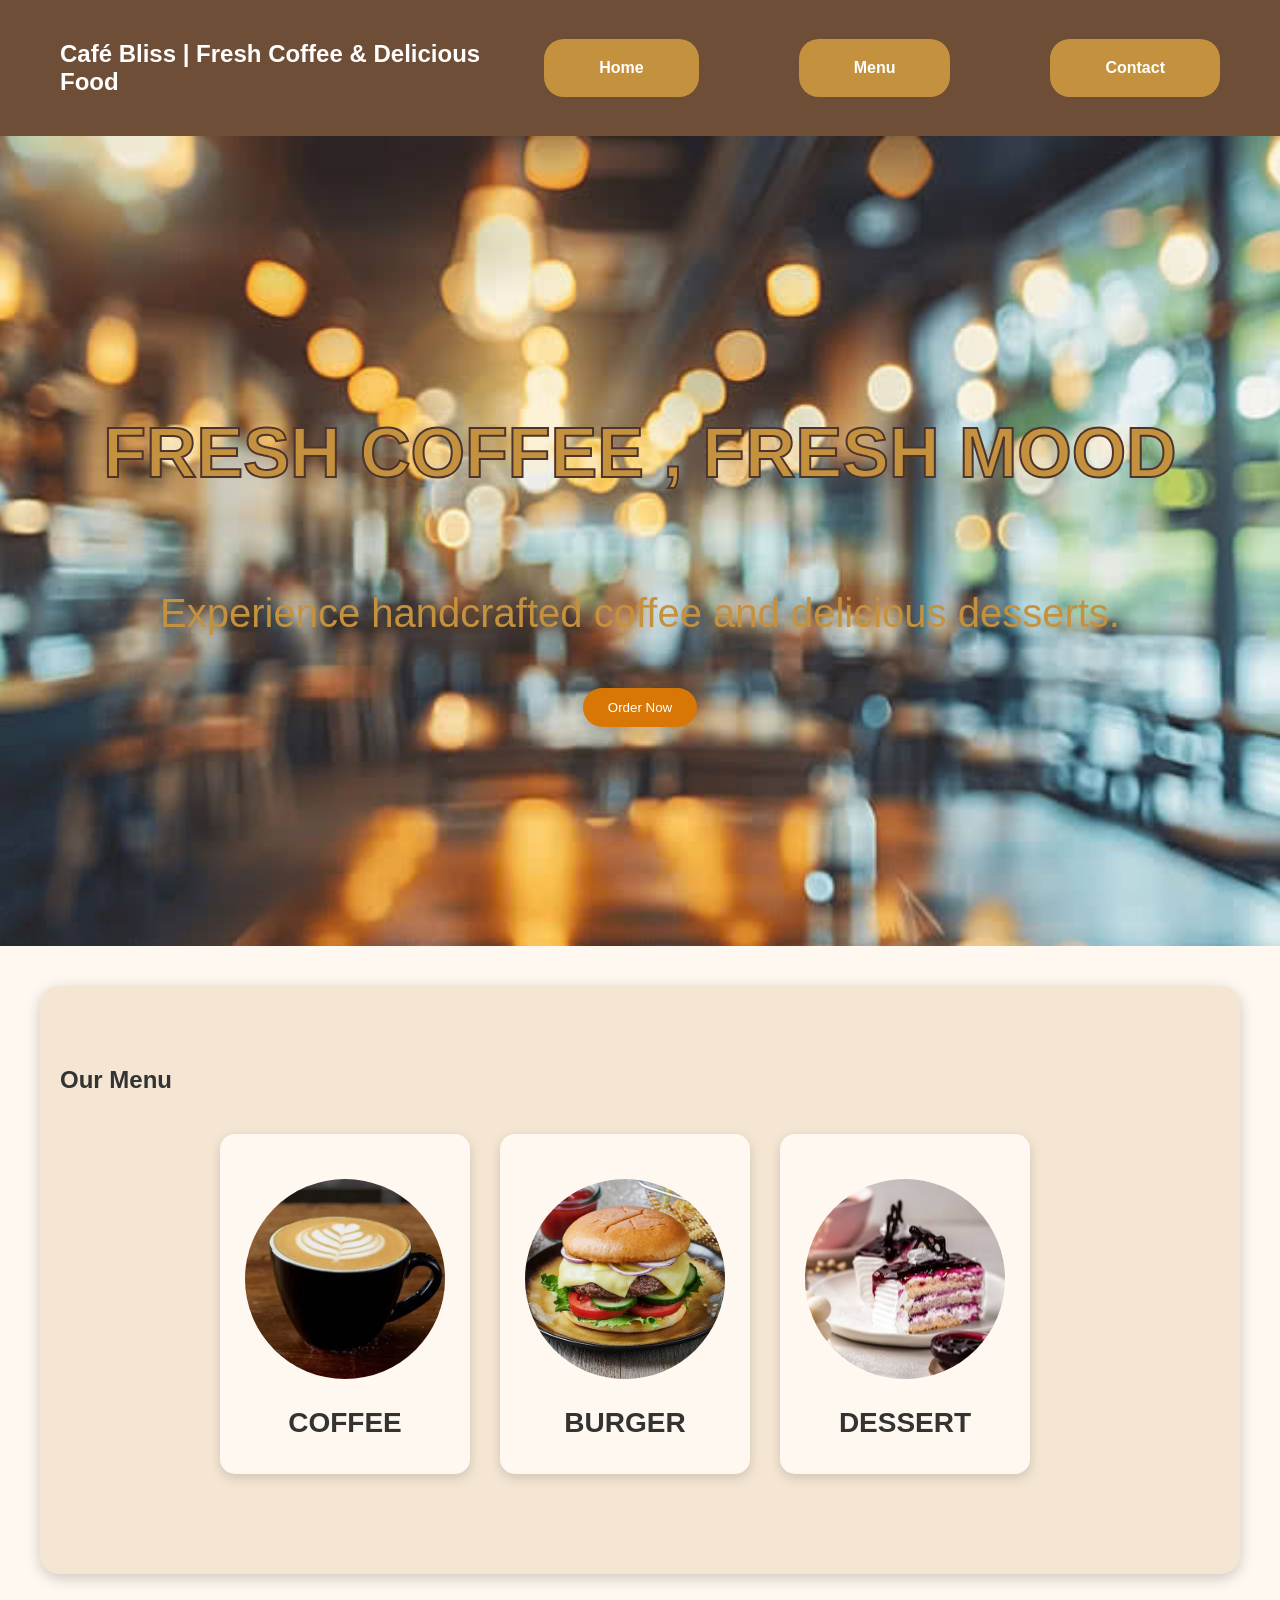
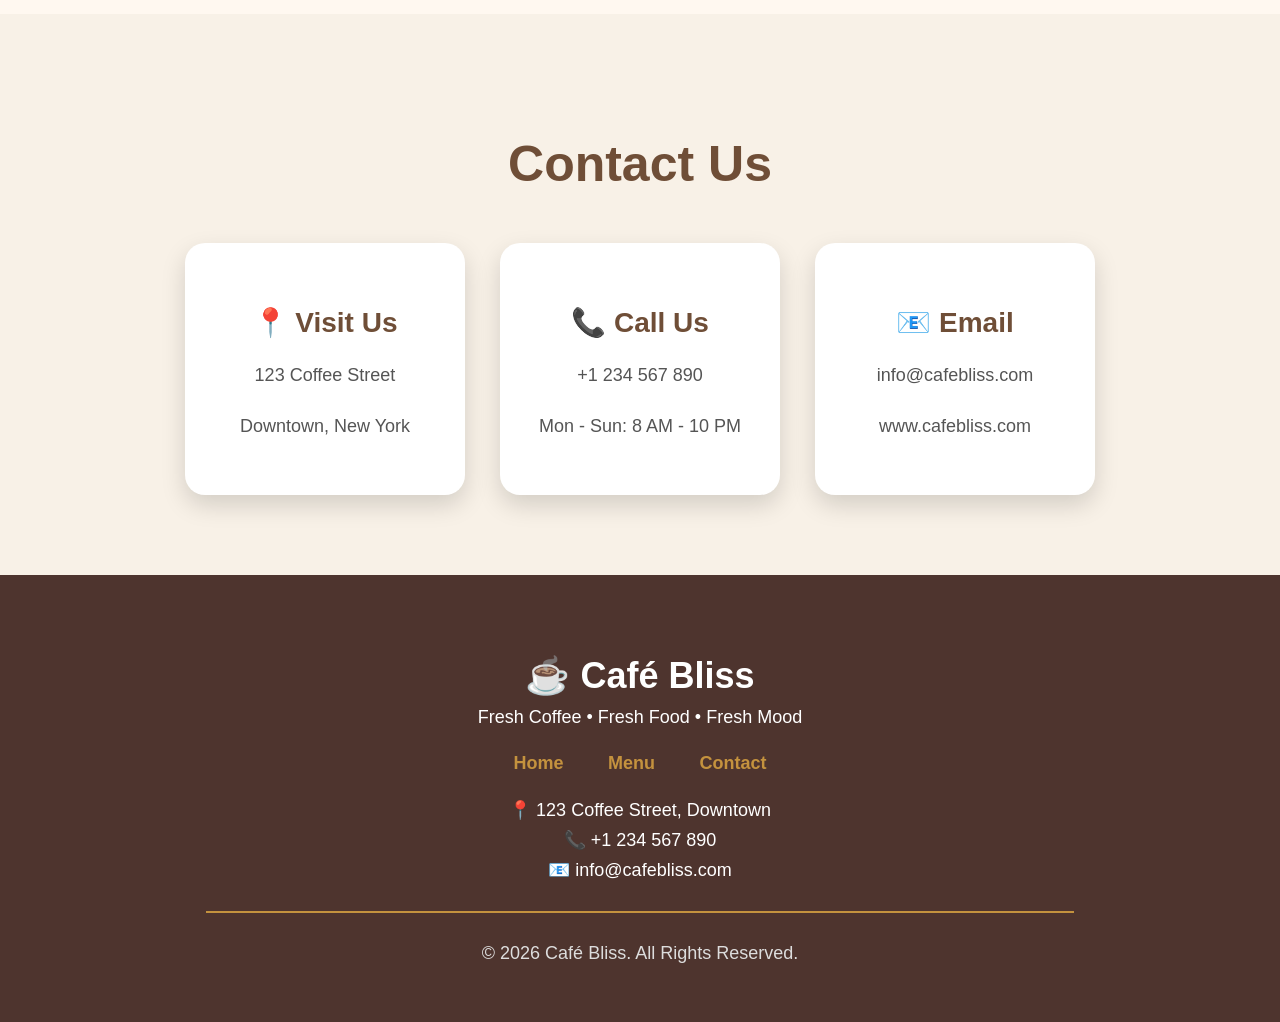
<file: Index.html>
<!DOCTYPE html>
<html lang="en">
<head>
    <meta charset="UTF-8">
    <meta name="viewport" content="width=device-width, initial-scale=1.0">
   <title>Café Bliss | Fresh Coffee & Delicious Food</title>
    <link rel="stylesheet" href="CSS.css">
</head>
<body>
<header>
    <nav>
        <h2>Café Bliss | Fresh Coffee & Delicious Food</h2>
        <ul>
           <li><a href="#home">Home</a></li>
           <li><a href="#menu">Menu</a></li>
           <li><a href="#contact">Contact</a></li>
        </ul>
    </nav>
</header>

<section class="hero">
    <h1>FRESH COFFEE , FRESH MOOD</h1>
    <p>Experience handcrafted coffee and delicious desserts.</p>

   <a href="#menu">
    <button>Order Now</button>
</a>

</section>

<section id="menu">
    <h2>Our Menu</h2>

     <div class="menu-categories">

        <a href="Coffee.html" class="category-link">
    <div class="category-card">
        <img src="coffee.png" alt="Coffee">
        <h3>COFFEE</h3>
    </div>
</a>

            <a href="Burger.html" class="category-link">
        <div class="category-card">
            <img src="burger.jpg" alt="Burger">
            <h3>BURGER</h3>
        </div>
</a>

       <a href="Dessert.html" class="category-link">
        <div class="category-card">
            <img src="dessert.jpg" alt="Dessert">
            <h3>DESSERT</h3>
        </div>
</a>

    <div class="cards"></div>
</section>

<div id="orderPopup" class="popup">
    <div class="popup-content">
        <h2>☕ Order Confirmed!</h2>
        <p>Thank you for your order.</p>
        <p>Your delicious food is being prepared.</p>
        <button onclick="closePopup()">OK</button>
    </div>

</div>
<section id="contact">

    <h2 class="contact-title">Contact Us</h2>

    <div class="contact-container">

        <div class="contact-card">
            <h3>📍 Visit Us</h3>
            <p>123 Coffee Street</p>
            <p>Downtown, New York</p>
        </div>

        <div class="contact-card">
            <h3>📞 Call Us</h3>
            <p>+1 234 567 890</p>
            <p>Mon - Sun: 8 AM - 10 PM</p>
        </div>

        <div class="contact-card">
            <h3>📧 Email</h3>
            <p>info@cafebliss.com</p>
            <p>www.cafebliss.com</p>
        </div>

    </div>

</section>

<footer>
    <div class="footer-content">
        <h2>☕ Café Bliss</h2>
        <p>Fresh Coffee • Fresh Food • Fresh Mood</p>
        <div class="footer-links">
            <a href="#home">Home</a>
            <a href="#menu">Menu</a>
            <a href="#contact">Contact</a>
        </div>
        <p>📍 123 Coffee Street, Downtown</p>
        <p>📞 +1 234 567 890</p>
        <p>📧 info@cafebliss.com</p>
        <hr>
        <p class="copyright">
            © 2026 Café Bliss. All Rights Reserved.
        </p>
    </div>
</footer>

</body>
</html>
</file>
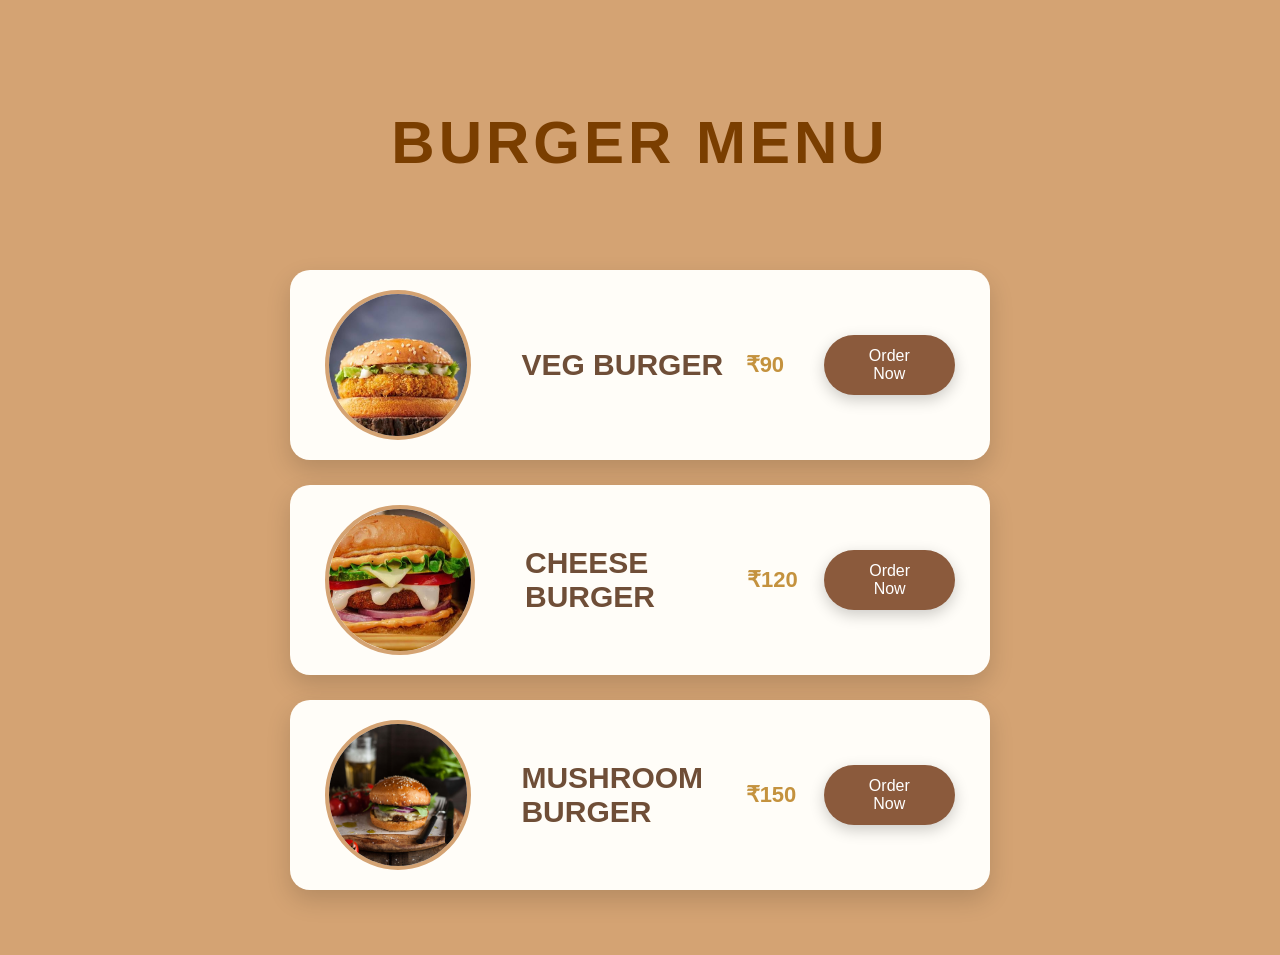
<file: Burger.html>
<!DOCTYPE html>
<html lang="en">

<head>
    <meta charset="UTF-8">
    <title>Burger Menu</title>
    <link rel="stylesheet" href="CSS.css">
</head>

<body>

<section id="burger-menu">

<div class="title-box">
    <h1 class="burger-title">BURGER MENU</h1>
</div>

<div class="burger-panel">
    <img src="veg burger.jpg" alt="Veg Burger">
    <h3>VEG BURGER</h3>
    <p class="price">₹90</p>
   <button class="order-btn" onclick="openPopup()">
    Order Now
</button>
</div>

<div class="burger-panel">
    <img src="Veg cheese burger.jpg" alt="Cheese Burger">
    <h3>CHEESE BURGER</h3>
    <p class="price">₹120</p>
    <button class="order-btn" onclick="openPopup()">
    Order Now
</button>
</div>

<div class="burger-panel">
    <img src="mushrooms burger.jpg" alt="Mushroom Burger">
    <h3>MUSHROOM BURGER</h3>
    <p class="price">₹150</p>
    <button class="order-btn" onclick="openPopup()">
    Order Now
</button>
</div>

</section>

<!-- Popup -->
<div id="orderPopup" class="popup">

    <div class="popup-content">
        <h2>☕ Order Confirmed!</h2>
        <p>Thank you for your order.</p>
        <p>Your delicious burger is being prepared.</p>
        <button onclick="closePopup()">OK</button>
    </div>
</div>

<script src="Java.js"></script>

</body>
</html>
</file>
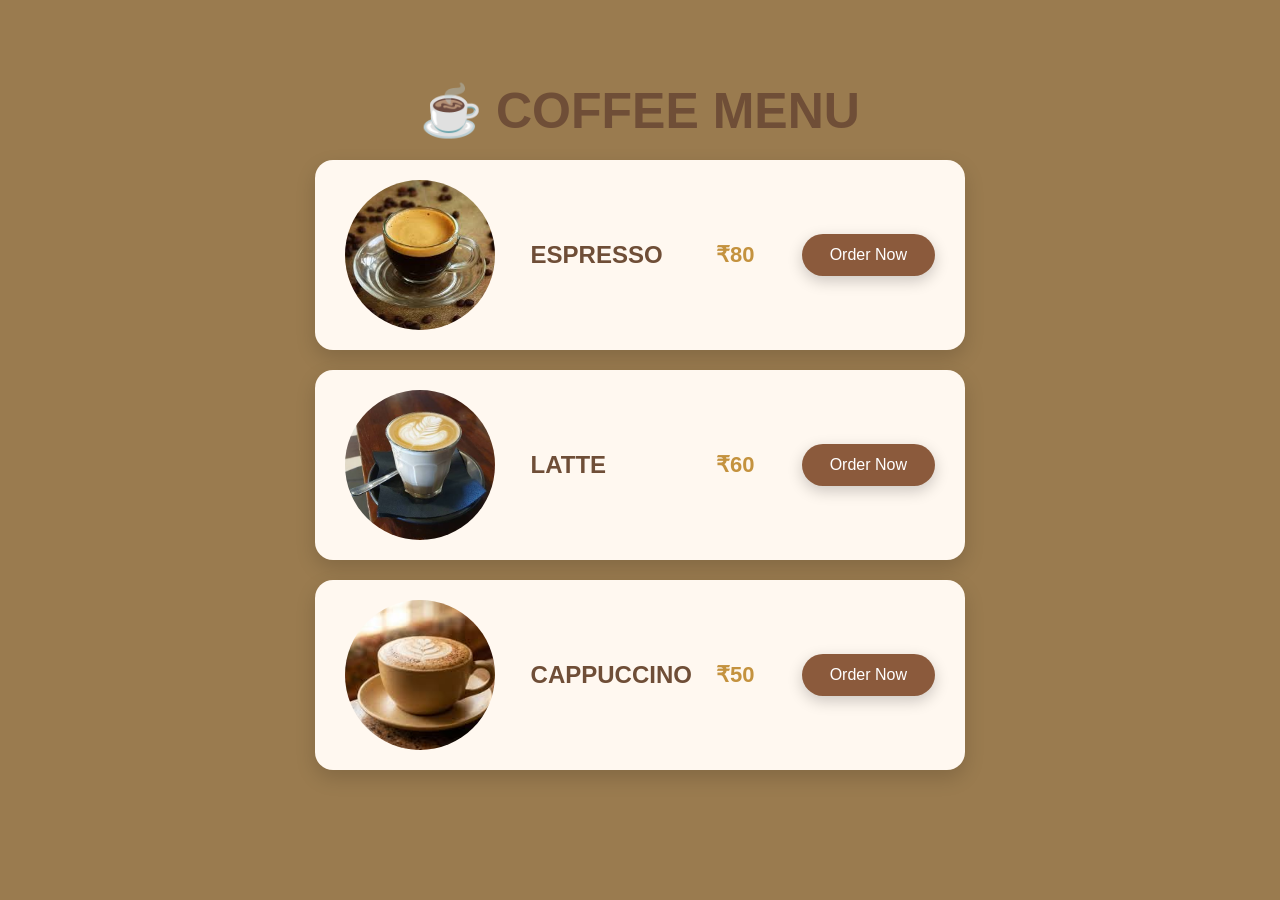
<file: Coffee.html>
<!DOCTYPE html>
<html lang="en">

<head>
    <meta charset="UTF-8">
    <title>Coffee Menu</title>
    <link rel="stylesheet" href="CSS.css">
</head>

<body>

<section id="coffee-menu">

    <h1 class="coffee-title">☕ COFFEE MENU</h1>
<div class="coffee-panel">
    <img src="espresso.jpg" alt="Espresso">
    <h3>ESPRESSO</h3>
    <p class="price">₹80</p>
    <button class="order-btn" onclick="openPopup()">
    Order Now
</button>
</div>

<div class="coffee-panel">
    <img src="latte.jpg" alt="Latte">
    <h3>LATTE</h3>
    <p class="price">₹60</p>
    <button class="order-btn" onclick="openPopup()">
    Order Now
</button>
</div>

<div class="coffee-panel">
    <img src="cappuccino.jpg" alt="Cappuccino">
    <h3>CAPPUCCINO</h3>
    <p class="price">₹50</p>
    <button class="order-btn" onclick="openPopup()">
    Order Now
</button>
</div>

</section>

<!-- Popup -->
<div id="orderPopup" class="popup">

    <div class="popup-content">
        <h2>☕ Order Confirmed!</h2>
        <p>Thank you for your order.</p>
        <p>Your delicious coffee is being prepared.</p>
        <button onclick="closePopup()">OK</button>
    </div>
</div>

<script src="Java.js"></script>

</body>
</html>
</file>
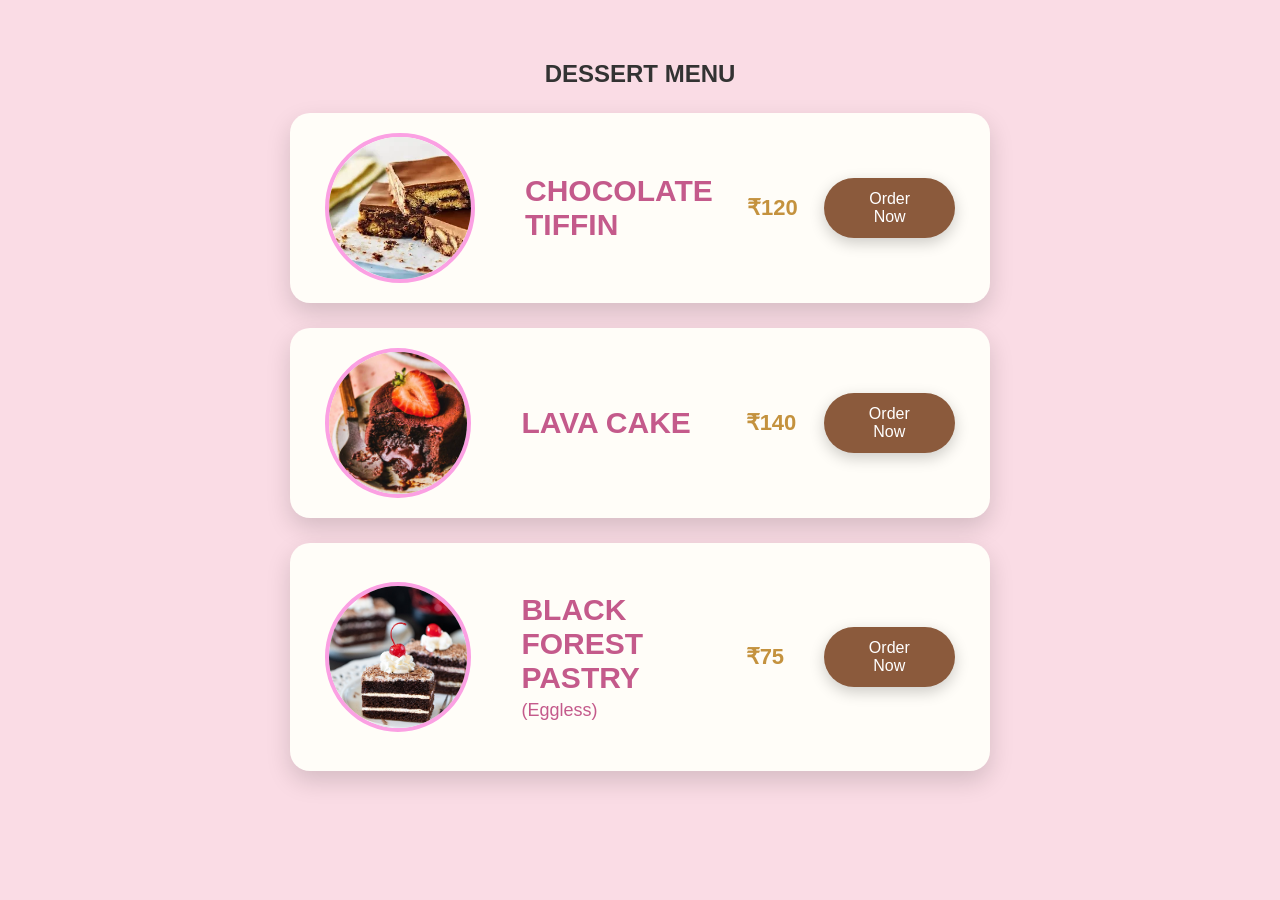
<file: Dessert.html>
<!DOCTYPE html>
<html lang="en">

<head>
    <meta charset="UTF-8">
    <title>Desert Menu</title>
    <link rel="stylesheet" href="CSS.css">
</head>

<body>

<section id="dessert-menu">

<div class="title-box">
    <h1 class="desert-title">DESSERT MENU</h1>
</div>

<div class="dessert-panel">
    <img src="Chocolate tiffin.jpg" alt="Chocolate Tiffin">
    <h3>CHOCOLATE TIFFIN</h3>
    <p class="price">₹120</p>
   <button class="order-btn" onclick="openPopup()">
    Order Now
</button>
</div>

<div class="dessert-panel">
    <img src="lava cake.jpg" alt="Lava Cake">
    <h3>LAVA CAKE</h3>
    <p class="price">₹140</p>
   <button class="order-btn" onclick="openPopup()">
    Order Now
</button>
</div>

<div class="dessert-panel">
    <img src="eggless black forest pastry.jpg" alt="Black Forest Pastry">
    <h3>
    BLACK FOREST PASTRY
    <span class="eggless">(Eggless)</span></h3>
    <p class="price">₹75</p><button class="order-btn" onclick="openPopup()">
    Order Now
</button>
</div>

</section>

<!-- Popup -->
<div id="orderPopup" class="popup">

    <div class="popup-content">
        <h2>☕ Order Confirmed!</h2>
        <p>Thank you for your order.</p>
        <p>Your delicious dessert is being prepared.</p>
        <button onclick="closePopup()">OK</button>
    </div>
</div>

<script src="Java.js"></script>

</body>
</html>
</file>
<file: CSS.css>
:root{
    --brown:#6F4E37;
    --gold:#C4923E;
    --cream:#FFF8F0;
    --shadow:0 10px 25px rgba(0,0,0,.15);
    --radius:20px;
}

html{
    scroll-behavior:smooth;
}

*{
    transition:.3s;
    box-sizing:border-box;
}

body{
    font-family:Bahnshrift Lights, Arial, sans-serif;
    background:#FFF8F0;
    color:#333;
    margin:0;
}

/* =========================
   NAVIGATION
========================= */

nav{
    display:flex;
    justify-content:space-between;
    align-items:center;
    padding:20px 60px;
    background:#6F4E37;
    color:white;
}

nav ul{
    list-style:none;
    display:flex;
    gap:100px;
    margin:0;
    padding:0;
}

nav ul li a{
    display:inline-block;
    padding:20px 55px;
    background-color:#C4923E;
    color:white;
    text-decoration:none;
    border-radius:20px;
    font-weight:bold;
    transition:.3s;
}

nav ul li a:hover{
    background-color:#8B5A2B;
    transform:translateY(-3px);
}

/* =========================
   HERO
========================= */

.hero{
    height:90vh;
    display:flex;
    flex-direction:column;
    justify-content:center;
    align-items:center;
    font-size:40px;
    font-family:Impact, sans-serif;

    background-image:url("background.jpg");
    background-repeat:no-repeat;
    background-position:center;
    background-size:cover;

    color:#C4923E;
    text-align:center;
}

.hero h1{
    font-size:70px;
    color:#C4923E;
    font-weight:bold;
    -webkit-text-stroke:2px #4E342E;

    animation:fadeUp 1.5s ease;
}

button{
    padding:12px 25px;
    background:#D97706;
    border:none;
    color:white;
    border-radius:30px;
    cursor:pointer;
    transition:.3s;

    box-shadow:0 5px 15px rgba(0,0,0,.2);
}

button:hover{
    transform:scale(1.05);
    box-shadow:0 8px 20px rgba(0,0,0,.3);
}

/* =========================
   MENU SECTION
========================= */

#menu{
    background-color:#F5E6D3;
    padding:60px 20px;
    border-radius:20px;
    margin:40px;
    box-shadow:0 4px 15px rgba(0,0,0,.2);
}

.card{
    background:white;
    padding:20px;
    border-radius:15px;
    box-shadow:0 5px 20px rgba(0,0,0,.1);
    transition:.3s;
}

.card:hover{
    transform:translateY(-8px);
}

/* =========================
   MAIN CATEGORY CARDS
   COFFEE / BURGER / DESSERT
========================= */

.menu-categories{
    display:flex;
    justify-content:center;
    gap:30px;
    margin:40px 0;
    flex-wrap:wrap;
}

.category-card{
    width:250px;
    background:#FFF8F0;
    border-radius:15px;
    padding:25px;
    text-align:center;
    box-shadow:0 4px 12px rgba(0,0,0,.15);
    transition:.3s;
    cursor:pointer;
}

.category-card:hover{
    transform:translateY(-8px);
    background:#C4923E;
    color:white;
}

.category-card h3{
    font-size:28px;
    margin-bottom:10px;
}

.category-card p{
    font-size:16px;
    line-height:1.5;
}

.category-link{
    text-decoration:none;
    color:inherit;
}

.category-card img{
    width:100%;
    height:200px;
    object-fit:cover;
    display:block;
    margin:20px auto;
    border-radius:50%;
}

/* =========================
   CONTACT
========================= */

#contact{
    background:#F8F1E7;
    padding:80px 50px;
}

.contact-title{
    text-align:center;
    font-size:50px;
    color:#6F4E37;
    margin-bottom:50px;
}

.contact-container{
    display:flex;
    justify-content:center;
    gap:35px;
    flex-wrap:wrap;
}

.contact-card{
    width:280px;
    background:white;
    padding:35px;
    border-radius:20px;
    text-align:center;
    box-shadow:0 10px 25px rgba(0,0,0,.15);
    transition:.4s;
}

.contact-card h3{
    font-size:28px;
    color:#6F4E37;
    margin-bottom:20px;
}

.contact-card p{
    font-size:18px;
    color:#555;
    line-height:1.8;
}

.contact-card:hover{
    transform:translateY(-15px);
    background:#C4923E;
    color:white;
    box-shadow:0 18px 40px rgba(0,0,0,.25);
}

.contact-card:hover h3{
    color:white;
}

.contact-card:hover p{
    color:white;
}

/* =========================
   COFFEE
========================= */

.coffee-card:hover{
    transform:translateY(-10px);
    box-shadow:0 20px 35px rgba(0,0,0,.25);
}

.coffee-card:hover img{
    transform:scale(1.08);
}

.coffee-card button:hover{
    background:#6F4E37;
}

.coffee-title{
    text-align:center;
    font-size:50px;
    color:#6F4E37;
    margin-bottom:20px;
}

.coffee-categories{
    display:flex;
    justify-content:center;
    gap:30px;
    flex-wrap:wrap;
    margin-top:50px;
}

#coffee-menu{
    background-color:#9A7B4F;
    min-height:100vh;
    padding:40px;
}

.coffee-panel{
    display:flex;
    align-items:center;
    justify-content:space-between;

    width:650px;
    background:#FFF8F0;
    border-radius:18px;
    padding:20px 30px;

    box-shadow:0 8px 20px rgba(0,0,0,.15);
    transition:.3s;
    margin:20px auto;
}

.coffee-panel img{
    width:150px;
    height:150px;
    border-radius:50%;
    object-fit:cover;
    margin-right:30px;
    flex-shrink:0;
}

.coffee-panel h3{
    width:180px;
    font-size:24px;
    color:#6F4E37;
}

.coffee-panel:hover{
    transform:translateY(-10px);
    box-shadow:0 15px 30px rgba(0,0,0,.25);
}

.coffee-panel:hover img{
    transform:scale(1.08);
}

.coffee-link{
    text-decoration:none;
    color:inherit;
}

.price{
    width:80px;
    text-align:left;
    font-size:22px;
    color:#C4923E;
    font-weight:bold;
}

.order-btn{
    background:#8B5A3C;
    color:white;
    border:none;
    border-radius:30px;
    padding:12px 28px;
    min-width:130px;
    font-size:16px;
    cursor:pointer;
    box-shadow:0 5px 15px rgba(0,0,0,.2);
}

.order-btn:hover{
    background:#D9779B;
    transform:scale(1.05);
}

/* =========================
   POPUP
========================= */

.popup{
    display:none;
    position:fixed;
    top:0;
    left:0;
    width:100%;
    height:100%;
    background:rgba(0,0,0,.6);
    justify-content:center;
    align-items:center;
    z-index:1000;
}

.popup-content{
    background:#FFF8F0;
    padding:40px;
    border-radius:20px;
    text-align:center;
    width:350px;
    box-shadow:0 15px 35px rgba(0,0,0,.3);
}

.popup-content h2{
    color:#6F4E37;
    margin-bottom:15px;
}

.popup-content p{
    font-size:18px;
    color:#555;
}

/* =========================
   BURGER
========================= */

.burger-title{
    text-align:center;
    font-size:60px;
    color:#7A3E00;
    letter-spacing:4px;
    text-transform:uppercase;
    font-weight:bold;
    padding:15px 0;
    border-top:3px solid #D4A373;
    border-bottom:3px solid #D4A373;
    display:inline-block;
}

.title-box{
    text-align:center;
}

#burger-menu{
    background-color:#D4A373;
    min-height:100vh;
    padding:40px;
}

.burger-categories{
    display:flex;
    justify-content:center;
    gap:30px;
    flex-wrap:wrap;
    margin-top:50px;
}

.burger-panel{
    display:flex;
    align-items:center;
    justify-content:space-between;

    width:700px;
    background:#FFFDF8;
    border-radius:20px;
    padding:20px 35px;

    box-shadow:0 10px 25px rgba(0,0,0,.15);
    transition:.3s;
    margin:25px auto;
}

.burger-panel img{
    width:150px;
    height:150px;
    margin-right:50px;
    border-radius:50%;
    object-fit:cover;
    border:4px solid #D4A373;
    transition:.3s;
}

.burger-panel h3{
    width:230px;
    font-size:30px;
    color:#6F4E37;
}

.burger-panel:hover{
    transform:translateY(-10px);
    box-shadow:0 15px 30px rgba(0,0,0,.25);
}

.burger-panel:hover img{
    transform:scale(1.08);
}

.burger-link{
    text-decoration:none;
    color:inherit;
}

/* =========================
   DESSERT
========================= */

.dessert-title{
    text-align:center;
    font-size:60px;
    color:#FF6EC7;
    letter-spacing:4px;
    text-transform:uppercase;
    font-weight:bold;
    padding:15px 0;
    border-top:3px solid #D4A373;
    border-bottom:3px solid #D4A373;
    display:inline-block;
}

#dessert-menu{
    background-color:#FADCE5;
    min-height:100vh;
    padding:40px;
}

.eggless{
    display:block;
    font-size:18px;
    font-weight:normal;
    color:#C45A8B;
    margin-top:5px;
}

.dessert-categories{
    display:flex;
    justify-content:center;
    gap:30px;
    flex-wrap:wrap;
    margin-top:50px;
}

.dessert-panel{
    display:flex;
    align-items:center;
    justify-content:space-between;

    width:700px;
    background:#FFFDF8;
    border-radius:20px;
    padding:20px 35px;

    box-shadow:0 10px 25px rgba(0,0,0,.15);
    transition:.3s;
    margin:25px auto;
}

.dessert-panel img{
    width:150px;
    height:150px;
    margin-right:50px;
    border-radius:50%;
    object-fit:cover;
    border:4px solid #FBA0E3;
    transition:.3s;
}

.dessert-panel h3{
    width:230px;
    font-size:30px;
    color:#C45A8B;
}

.dessert-panel:hover{
    transform:translateY(-10px);
    box-shadow:0 15px 30px rgba(0,0,0,.25);
}

.dessert-panel:hover img{
    transform:scale(1.08);
}

.dessert-link{
    text-decoration:none;
    color:inherit;
}

/* =========================
   FOOTER
========================= */

footer{
    background:#4E342E;
    color:white;
    text-align:center;
    padding:50px 20px;
}

.footer-content h2{
    font-size:36px;
    margin-bottom:10px;
}

.footer-content p{
    font-size:18px;
    margin:8px 0;
}

.footer-links{
    margin:25px 0;
}

.footer-links a{
    color:#C4923E;
    text-decoration:none;
    margin:0 20px;
    font-size:18px;
    font-weight:bold;
}

.footer-links a:hover{
    color:white;
}

footer hr{
    width:70%;
    margin:30px auto;
    border:1px solid #C4923E;
}

.copyright{
    color:#DDD;
    font-size:16px;
}

/* ==================================================
   MOBILE RESPONSIVE DESIGN
================================================== */

@media (max-width:768px){

    /* ---------- NAV ---------- */

    nav{
        flex-direction:column;
        padding:20px 15px;
    }

    nav ul{
        width:100%;
        justify-content:center;
        gap:10px;
        flex-wrap:wrap;
    }

    nav ul li a{
        padding:12px 20px;
        font-size:16px;
    }

    /* ---------- HERO ---------- */

    .hero{
        height:80vh;
        padding:20px;
        font-size:25px;
    }

    .hero h1{
        font-size:32px;
    }

    /* ---------- MAIN MENU ---------- */

    #menu{
        margin:0;
        padding:40px 15px;
        border-radius:0;
    }

    .menu-categories{
        width:100%;
        display:flex;
        flex-direction:column;
        align-items:center;
        gap:25px;
        margin:30px 0;
    }

    /*
       THIS FIXES THE WIDTH OF
       COFFEE / BURGER / DESSERT CARDS
    */

    .category-card{
        width:calc(100% - 30px);
        max-width:500px;
        min-height:330px;

        padding:25px 20px;

        display:flex;
        flex-direction:column;
        justify-content:center;
        align-items:center;

        text-align:center;
        border-radius:22px;
    }

    .category-card img{
        width:180px;
        height:180px;
        margin:10px auto 20px;
    }

    .category-card h3{
        font-size:32px;
        margin:5px 0;
    }

    .category-card p{
        font-size:16px;
    }

    /* ---------- CONTACT ---------- */

    #contact{
        padding:50px 15px;
    }

    .contact-title{
        font-size:42px;
    }

    .contact-container{
        gap:25px;
    }

    .contact-card{
        width:calc(100% - 20px);
        max-width:500px;
        padding:30px 20px;
    }

    /* ---------- COFFEE MENU ---------- */

    #coffee-menu{
        padding:30px 10px;
    }

    .coffee-title{
        font-size:40px;
    }

    .coffee-categories{
        margin-top:30px;
        gap:15px;
    }

    .coffee-panel{
        width:calc(100% - 20px);
        max-width:600px;
        min-height:320px;

        display:flex;
        flex-direction:column;
        justify-content:center;
        align-items:center;

        text-align:center;
        padding:25px 20px;
        margin:15px auto;
    }

    .coffee-panel img{
        width:130px;
        height:130px;
        margin:0 0 15px 0;
    }

    .coffee-panel h3{
        width:100%;
        min-height:55px;
        margin:5px 0;

        display:flex;
        justify-content:center;
        align-items:center;

        font-size:22px;
    }

    .price{
        width:auto;
        text-align:center;
        margin:5px 0 12px;
        font-size:18px;
    }

    .order-btn{
        min-width:110px;
        padding:9px 20px;
        font-size:14px;
    }

    /* ---------- BURGER MENU ---------- */

    #burger-menu{
        padding:30px 10px;
    }

    .burger-title{
        font-size:42px;
        letter-spacing:2px;
    }

    .burger-categories{
        margin-top:30px;
        gap:15px;
    }

    .burger-panel{
        width:calc(100% - 20px);
        max-width:600px;
        min-height:320px;

        display:flex;
        flex-direction:column;
        justify-content:center;
        align-items:center;

        text-align:center;
        padding:25px 20px;
        margin:15px auto;
    }

    .burger-panel img{
        width:130px;
        height:130px;
        margin:0 0 15px 0;
    }

    .burger-panel h3{
        width:100%;
        min-height:55px;
        margin:5px 0;

        display:flex;
        justify-content:center;
        align-items:center;

        font-size:22px;
    }

    /* ---------- DESSERT MENU ---------- */

    #dessert-menu{
        padding:30px 10px;
    }

    .dessert-title{
        font-size:42px;
        letter-spacing:2px;
    }

    .dessert-categories{
        margin-top:30px;
        gap:15px;
    }

    .dessert-panel{
        width:calc(100% - 20px);
        max-width:600px;
        min-height:320px;

        display:flex;
        flex-direction:column;
        justify-content:center;
        align-items:center;

        text-align:center;
        padding:25px 20px;
        margin:15px auto;
    }

    .dessert-panel img{
        width:130px;
        height:130px;
        margin:0 0 15px 0;
    }

    .dessert-panel h3{
        width:100%;
        min-height:55px;
        margin:5px 0;

        display:flex;
        justify-content:center;
        align-items:center;

        font-size:22px;
    }

    .eggless{
        font-size:14px;
    }

    /* ---------- POPUP ---------- */

    .popup-content{
        width:calc(100% - 40px);
        max-width:350px;
        padding:30px 20px;
    }

    /* ---------- FOOTER ---------- */

    footer{
        padding:40px 15px;
    }

    .footer-content h2{
        font-size:30px;
    }

    .footer-links a{
        margin:10px;
        display:inline-block;
    }
}

/* =========================
   EXTRA SMALL PHONES
========================= */

@media (max-width:400px){

    .category-card{
        width:calc(100% - 1px);
        min-height:300px;
    }

    .category-card img{
        width:150px;
        height:150px;
    }

    .category-card h3{
        font-size:28px;
    }

    .hero h1{
        font-size:36px;
    }

    .coffee-panel,
    .burger-panel,
    .dessert-panel{
        width:calc(100% - 10px);
    }
}

/* =========================
   ANIMATION
========================= */

@keyframes fadeUp{

    from{
        opacity:0;
        transform:translateY(40px);
    }

    to{
        opacity:1;
        transform:translateY(0);
    }
}
</file>
